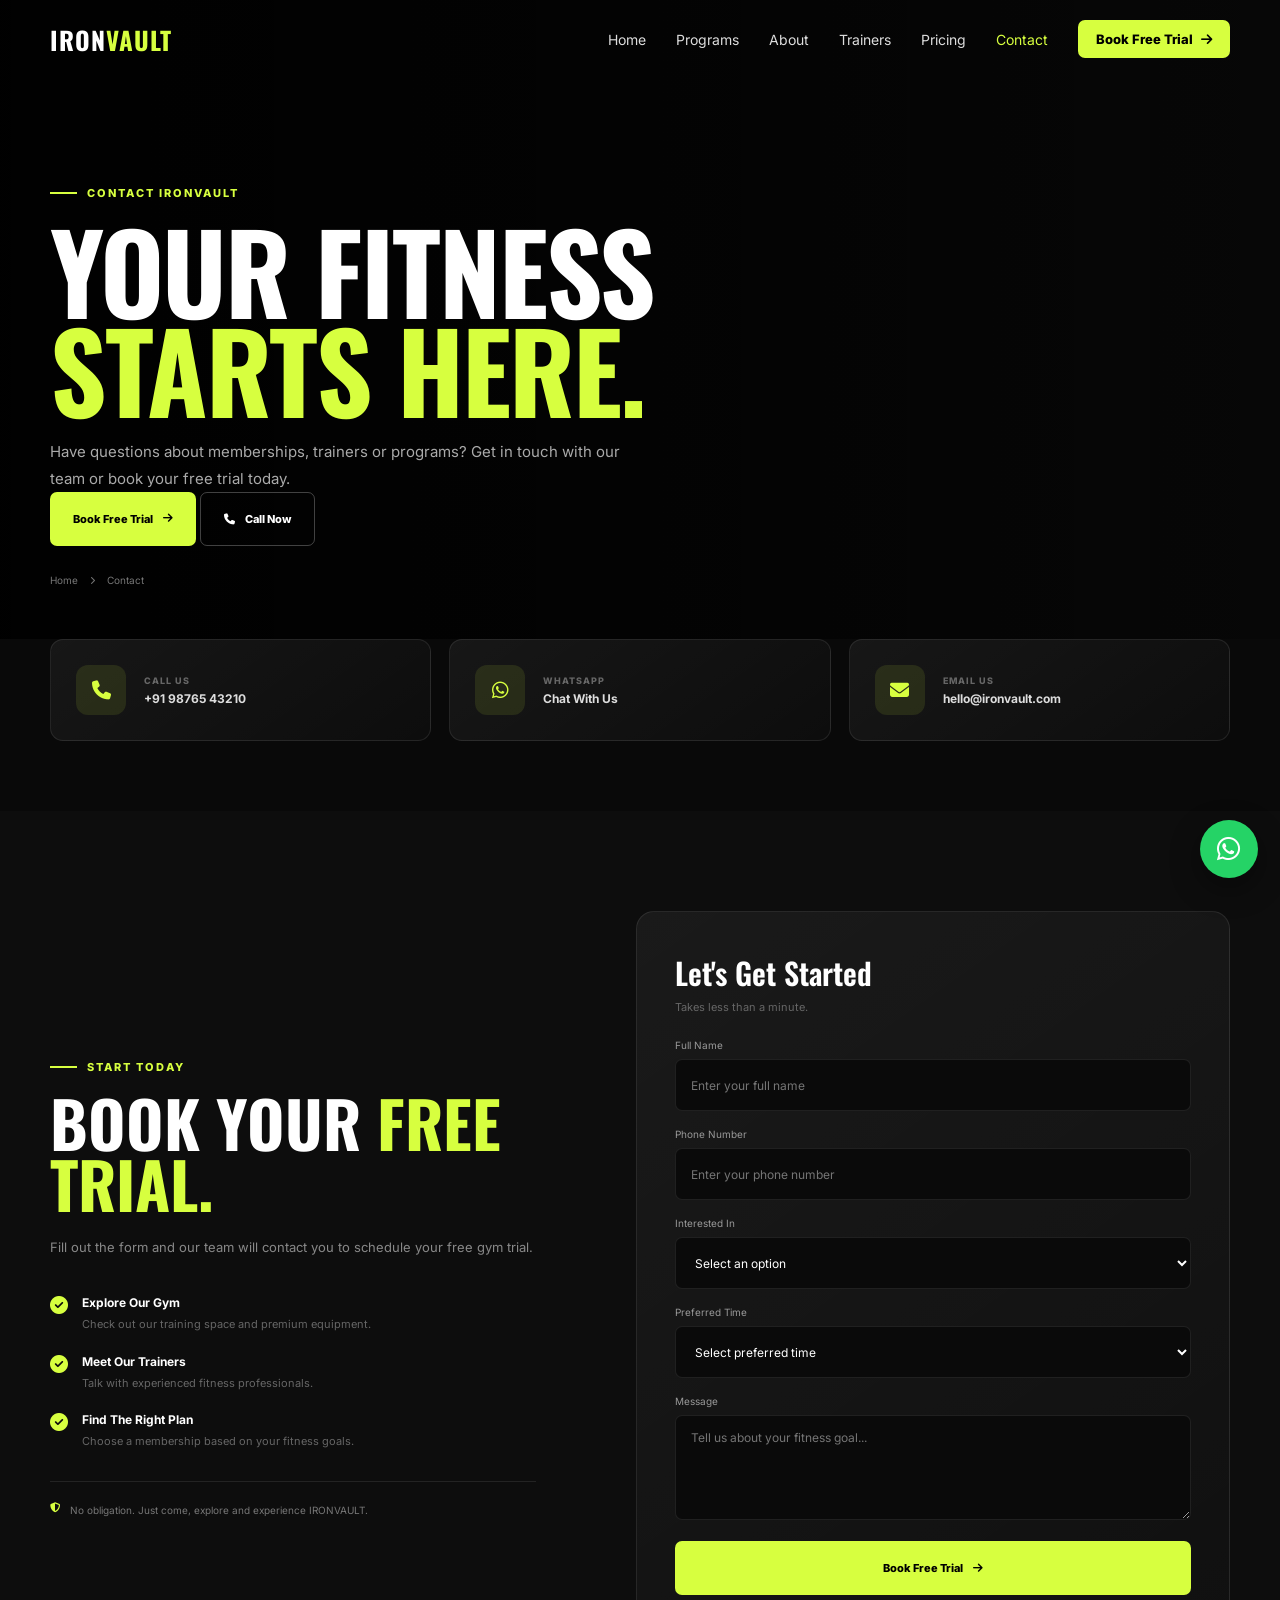
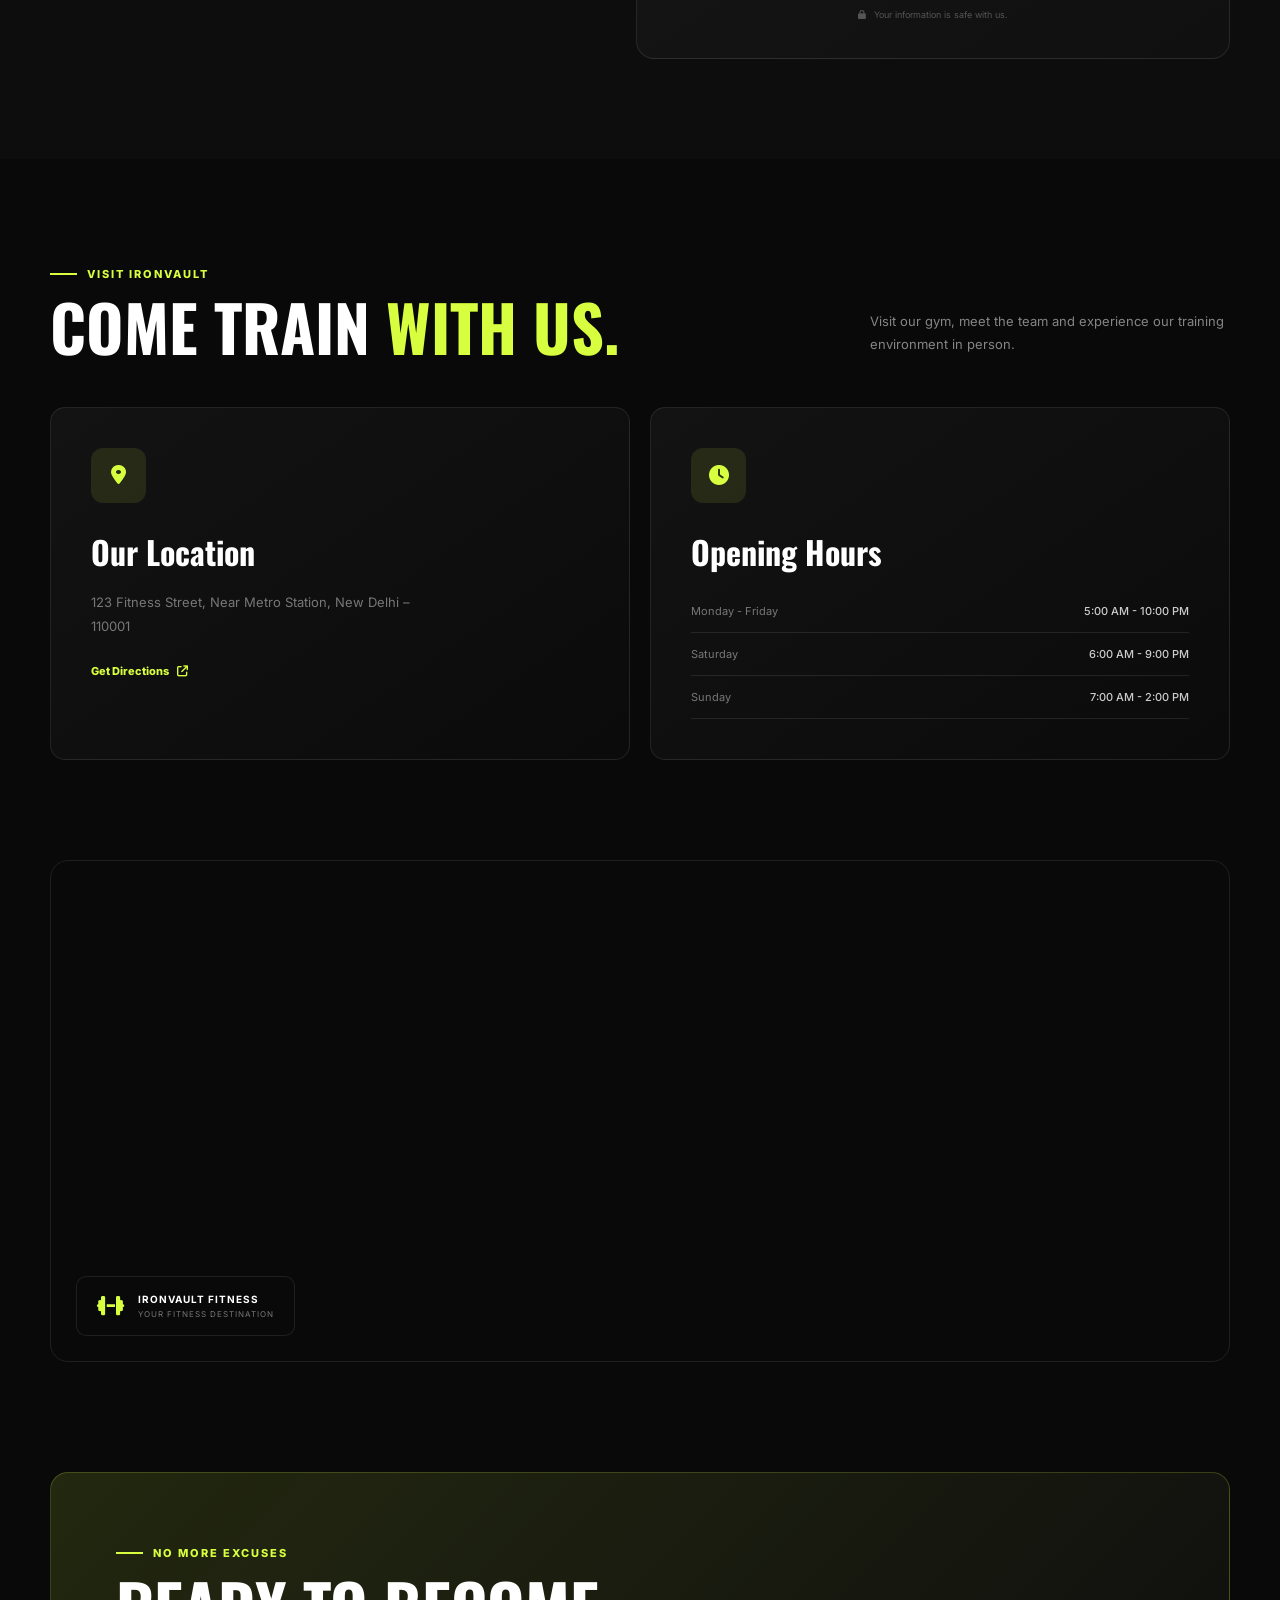
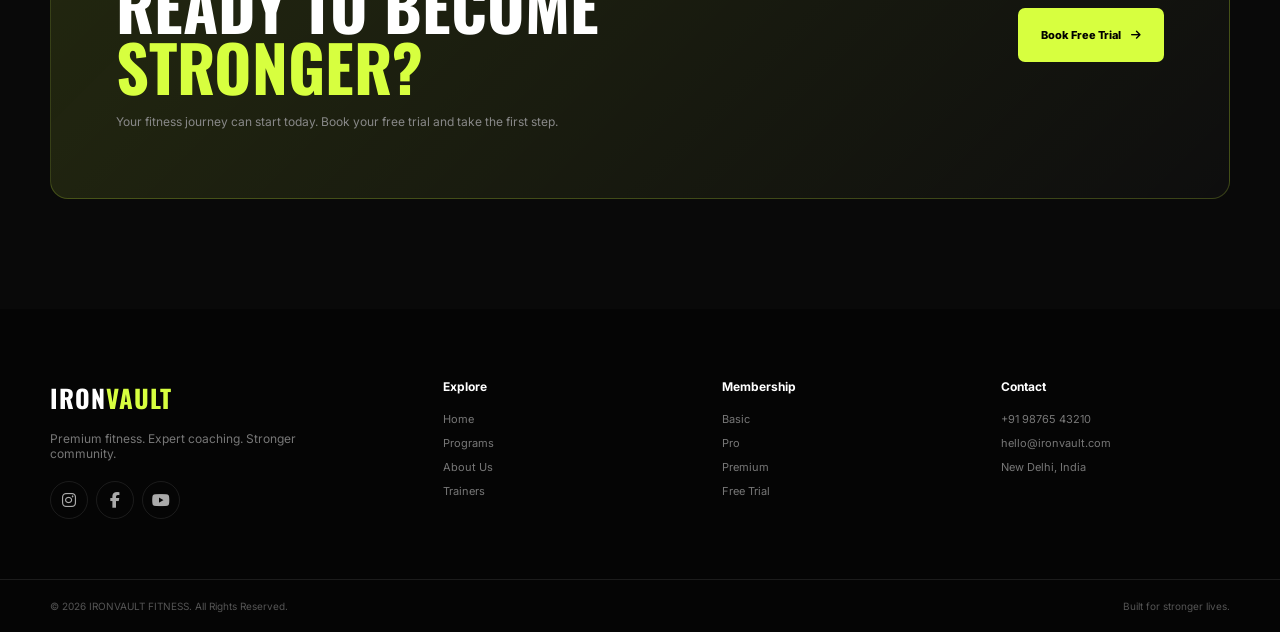
<file: contact.html>
<!DOCTYPE html>
<html lang="en">

<head>
    <meta charset="UTF-8">

    <meta name="viewport"
        content="width=device-width, initial-scale=1.0">

    <meta name="description"
        content="Contact IRONVAULT FITNESS and book your free gym trial. Get expert guidance, premium training and flexible membership options.">

    <title>Contact Us | IRONVAULT FITNESS</title>


    <!-- Google Fonts -->

    <link rel="preconnect"
        href="https://fonts.googleapis.com">

    <link rel="preconnect"
        href="https://fonts.gstatic.com"
        crossorigin>

    <link
        href="https://fonts.googleapis.com/css2?family=Inter:wght@400;500;600;700;800;900&family=Oswald:wght@400;500;600;700&display=swap"
        rel="stylesheet">


    <!-- Font Awesome -->

    <link rel="stylesheet"
        href="https://cdnjs.cloudflare.com/ajax/libs/font-awesome/6.5.2/css/all.min.css">


    <link rel="stylesheet"
        href="contact.css">

</head>


<body>


    <!-- ================= NAVBAR ================= -->

    <header class="navbar" id="navbar">
        
        <div class="container nav-container">

            <a href="index.html" class="logo">
                IRON<span>VAULT</span>
            </a>


            <nav class="nav-links"
                id="navLinks">

                <a href="index.html">
                    Home
                </a>

                <a href="programs.html">
                    Programs
                </a>

                <a href="about.html">
                    About
                </a>

                <a href="trainers.html">
                    Trainers
                </a>

                <a href="membership.html">
                    Pricing
                </a>

                <a href="contact.html"
                    class="active">
                    Contact
                </a>

                <a href="#trial"
                    class="nav-cta">

                    Book Free Trial

                    <i class="fa-solid fa-arrow-right"></i>

                </a>

            </nav>


            <button class="menu-btn"
                id="menuBtn"
                aria-label="Open Menu">

                <i class="fa-solid fa-bars"></i>

            </button>

        </div>

    </header>



    <main>


        <!-- ================= HERO ================= --> 

        <section class="page-hero">

            <div class="hero-overlay"></div>


            <div class="container hero-content reveal">

                <span class="section-label">
                    CONTACT IRONVAULT
                </span>


                <h1>
                    YOUR FITNESS
                    <span>STARTS HERE.</span>
                </h1>


                <p>
                    Have questions about memberships, trainers or
                    programs? Get in touch with our team or book
                    your free trial today.
                </p>


                <div class="membership.html">
                    
                    <a href="#trial"
                        class="btn primary-btn">

                        Book Free Trial

                        <i class="fa-solid fa-arrow-right"></i>

                    </a>


                    <a href="tel:+919876543210"
                        class="btn outline-btn">

                        <i class="fa-solid fa-phone"></i>

                        Call Now

                    </a>

                </div>


                <div class="breadcrumb">

                    <a href="index.html">
                        Home
                    </a>

                    <i class="fa-solid fa-chevron-right"></i>

                    <span>
                        Contact
                    </span>

                </div>

            </div>

        </section>



        <!-- ================= CONTACT INFO ================= -->

        <section class="contact-info-section">

            <div class="container">


                <div class="quick-contact-grid">


                    <!-- PHONE -->

                    <a href="tel:+919876543210"
                        class="quick-card reveal">

                        <div class="quick-icon">

                            <i class="fa-solid fa-phone"></i>

                        </div>


                        <div>

                            <span>
                                CALL US
                            </span>

                            <strong>
                                +91 98765 43210
                            </strong>

                        </div>

                    </a>



                    <!-- WHATSAPP -->

                    <a href="https://wa.me/919876543210"
                        target="_blank"
                        class="quick-card reveal">

                        <div class="quick-icon whatsapp-icon">

                            <i class="fa-brands fa-whatsapp"></i>

                        </div>


                        <div>

                            <span>
                                WHATSAPP
                            </span>

                            <strong>
                                Chat With Us
                            </strong>

                        </div>

                    </a>



                    <!-- EMAIL -->

                    <a href="mailto:hello@ironvault.com"
                        class="quick-card reveal">

                        <div class="quick-icon">

                            <i class="fa-solid fa-envelope"></i>

                        </div>


                        <div>

                            <span>
                                EMAIL US
                            </span>

                            <strong>
                                hello@ironvault.com
                            </strong>

                        </div>

                    </a>


                </div>

            </div>

        </section>



        <!-- ================= FORM + DETAILS ================= -->

        <section class="trial-section"
            id="trial">

            <div class="container trial-grid">


                <!-- LEFT SIDE -->

                <div class="trial-content reveal">

                    <span class="section-label">
                        START TODAY
                    </span>


                    <h2>
                        BOOK YOUR
                        <span>FREE TRIAL.</span>
                    </h2>


                    <p>
                        Fill out the form and our team will contact
                        you to schedule your free gym trial.
                    </p>


                    <div class="benefit-list">


                        <div class="benefit">

                            <div class="benefit-icon">

                                <i class="fa-solid fa-circle-check"></i>

                            </div>

                            <div>

                                <strong>
                                    Explore Our Gym
                                </strong>

                                <p>
                                    Check out our training space
                                    and premium equipment.
                                </p>

                            </div>

                        </div>



                        <div class="benefit">

                            <div class="benefit-icon">

                                <i class="fa-solid fa-circle-check"></i>

                            </div>

                            <div>

                                <strong>
                                    Meet Our Trainers
                                </strong>

                                <p>
                                    Talk with experienced fitness
                                    professionals.
                                </p>

                            </div>

                        </div>



                        <div class="benefit">

                            <div class="benefit-icon">

                                <i class="fa-solid fa-circle-check"></i>

                            </div>

                            <div>

                                <strong>
                                    Find The Right Plan
                                </strong>

                                <p>
                                    Choose a membership based on
                                    your fitness goals.
                                </p>

                            </div>

                        </div>


                    </div>


                    <div class="trial-note">

                        <i class="fa-solid fa-shield-halved"></i>

                        <span>
                            No obligation. Just come, explore and
                            experience IRONVAULT.
                        </span>

                    </div>

                </div>



                <!-- FORM -->

                <form class="trial-form reveal"
                    id="trialForm">


                    <div class="form-heading">

                        <h3>
                            Let's Get Started
                        </h3>

                        <p>
                            Takes less than a minute.
                        </p>

                    </div>


                    <!-- NAME -->

                    <div class="form-group">

                        <label for="name">
                            Full Name
                        </label>

                        <input
                            type="text"
                            id="name"
                            placeholder="Enter your full name"
                            required>

                    </div>



                    <!-- PHONE -->

                    <div class="form-group">

                        <label for="phone">
                            Phone Number
                        </label>

                        <input
                            type="tel"
                            id="phone"
                            placeholder="Enter your phone number"
                            required>

                    </div>



                    <!-- INTEREST -->

                    <div class="form-group">

                        <label for="interest">
                            Interested In
                        </label>

                        <select id="interest">

                            <option value="">
                                Select an option
                            </option>

                            <option>
                                Gym Membership
                            </option>

                            <option>
                                Personal Training
                            </option>

                            <option>
                                Weight Loss Program
                            </option>

                            <option>
                                Muscle Building
                            </option>

                            <option>
                                Strength Training
                            </option>

                            <option>
                                Cardio & Fitness
                            </option>

                            <option>
                                Yoga / Zumba
                            </option>

                        </select>

                    </div>



                    <!-- PREFERRED TIME -->

                    <div class="form-group">

                        <label for="time">
                            Preferred Time
                        </label>

                        <select id="time">

                            <option value="">
                                Select preferred time
                            </option>

                            <option>
                                Morning (5 AM - 9 AM)
                            </option>

                            <option>
                                Morning (9 AM - 12 PM)
                            </option>

                            <option>
                                Afternoon (12 PM - 5 PM)
                            </option>

                            <option>
                                Evening (5 PM - 9 PM)
                            </option>

                        </select>

                    </div>



                    <!-- MESSAGE -->

                    <div class="form-group">

                        <label for="message">
                            Message
                        </label>

                        <textarea
                            id="message"
                            rows="4"
                            placeholder="Tell us about your fitness goal..."></textarea>

                    </div>



                    <button type="submit"
                        class="btn primary-btn submit-btn">

                        Book Free Trial

                        <i class="fa-solid fa-arrow-right"></i>

                    </button>


                    <p class="privacy-note">

                        <i class="fa-solid fa-lock"></i>

                        Your information is safe with us.

                    </p>


                </form>

            </div>

        </section>



        <!-- ================= LOCATION + HOURS ================= -->

        <section class="location-section">

            <div class="container">


                <div class="section-heading reveal">

                    <div>

                        <span class="section-label">
                            VISIT IRONVAULT
                        </span>

                        <h2>
                            COME TRAIN
                            <span>WITH US.</span>
                        </h2>

                    </div>


                    <p>
                        Visit our gym, meet the team and experience
                        our training environment in person.
                    </p>

                </div>



                <div class="location-grid">


                    <!-- ADDRESS -->

                    <div class="location-card reveal">

                        <div class="location-icon">

                            <i class="fa-solid fa-location-dot"></i>

                        </div>


                        <h3>
                            Our Location
                        </h3>


                        <p>
                            123 Fitness Street,
                            Near Metro Station,
                            New Delhi – 110001
                        </p>


                        <a href="https://www.google.com/maps"
                            target="_blank"
                            class="text-link">

                            Get Directions

                            <i class="fa-solid fa-arrow-up-right-from-square"></i>

                        </a>

                    </div>



                    <!-- HOURS -->

                    <div class="location-card hours-card reveal">

                        <div class="location-icon">

                            <i class="fa-solid fa-clock"></i>

                        </div>


                        <h3>
                            Opening Hours
                        </h3>


                        <div class="hours-list">

                            <div>

                                <span>
                                    Monday - Friday
                                </span>

                                <strong>
                                    5:00 AM - 10:00 PM
                                </strong>

                            </div>


                            <div>

                                <span>
                                    Saturday
                                </span>

                                <strong>
                                    6:00 AM - 9:00 PM
                                </strong>

                            </div>


                            <div>

                                <span>
                                    Sunday
                                </span>

                                <strong>
                                    7:00 AM - 2:00 PM
                                </strong>

                            </div>

                        </div>

                    </div>


                </div>

            </div>

        </section>



        <!-- ================= GOOGLE MAP ================= -->

        <section class="map-section">

            <div class="container">

                <div class="map-wrapper reveal">

                    <iframe
                        src="https://www.google.com/maps?q=New%20Delhi&output=embed"
                        width="100%"
                        height="500"
                        style="border:0;"
                        allowfullscreen=""
                        loading="lazy"
                        referrerpolicy="no-referrer-when-downgrade">

                    </iframe>


                    <div class="map-badge">

                        <i class="fa-solid fa-dumbbell"></i>

                        <div>

                            <strong>
                                IRONVAULT FITNESS
                            </strong>

                            <span>
                                YOUR FITNESS DESTINATION
                            </span>

                        </div>

                    </div>

                </div>

            </div>

        </section>



        <!-- ================= FINAL CTA ================= -->

        <section class="final-cta">

            <div class="container">

                <div class="cta-box reveal">


                    <div>

                        <span class="section-label">
                            NO MORE EXCUSES
                        </span>


                        <h2>
                            READY TO BECOME
                            <span>STRONGER?</span>
                        </h2>


                        <p>
                            Your fitness journey can start today.
                            Book your free trial and take the
                            first step.
                        </p>

                    </div>


                    <a href="members.html"
                        class="btn primary-btn">

                        Book Free Trial

                        <i class="fa-solid fa-arrow-right"></i>

                    </a>


                </div>

            </div>

        </section>


    </main>



    <!-- ================= FOOTER ================= -->

    <footer>

        <div class="container footer-grid">


            <div class="footer-brand">

                <a href="index.html"
                    class="logo">

                    IRON<span>VAULT</span>

                </a>


                <p>
                    Premium fitness. Expert coaching.
                    Stronger community.
                </p>


                <div class="social-links">

                    <a href="#">

                        <i class="fa-brands fa-instagram"></i>

                    </a>


                    <a href="#">

                        <i class="fa-brands fa-facebook-f"></i>

                    </a>


                    <a href="#">

                        <i class="fa-brands fa-youtube"></i>

                    </a>

                </div>

            </div>



            <div class="footer-column">

                <h4>
                    Explore
                </h4>

                <a href="index.html">
                    Home
                </a>

                <a href="programs.html">
                    Programs
                </a>

                <a href="about.html">
                    About Us
                </a>

                <a href="trainers.html">
                    Trainers
                </a>

            </div>



            <div class="footer-column">

                <h4>
                    Membership
                </h4>

                <a href="membership.html">
                    Basic
                </a>

                <a href="membership.html">
                    Pro
                </a>

                <a href="membership.html">
                    Premium
                </a>

                <a href="membership.html">
                    Free Trial
                </a>

            </div>

            

            <div class="footer-column">

                <h4>
                    Contact
                </h4>

                <a href="tel:+919876543210">
                    +91 98765 43210
                </a>

                <a href="mailto:hello@ironvault.com">
                    hello@ironvault.com
                </a>

                <span>
                    New Delhi, India
                </span>

            </div>


        </div>



        <div class="footer-bottom">

            <div class="container">

                <p>
                    © 2026 IRONVAULT FITNESS.
                    All Rights Reserved.
                </p>

                <p>
                    Built for stronger lives.
                </p>

            </div>

        </div>

    </footer>



    <!-- ================= STICKY WHATSAPP ================= -->

    <a href="https://wa.me/919876543210?text=Hi%20IRONVAULT,%20I%20want%20to%20book%20a%20free%20trial."
        target="_blank"
        class="whatsapp-btn"
        aria-label="Chat on WhatsApp">

        <i class="fa-brands fa-whatsapp"></i>

    </a>


    <script src="contact.js"></script>

</body>

</html>
</file>
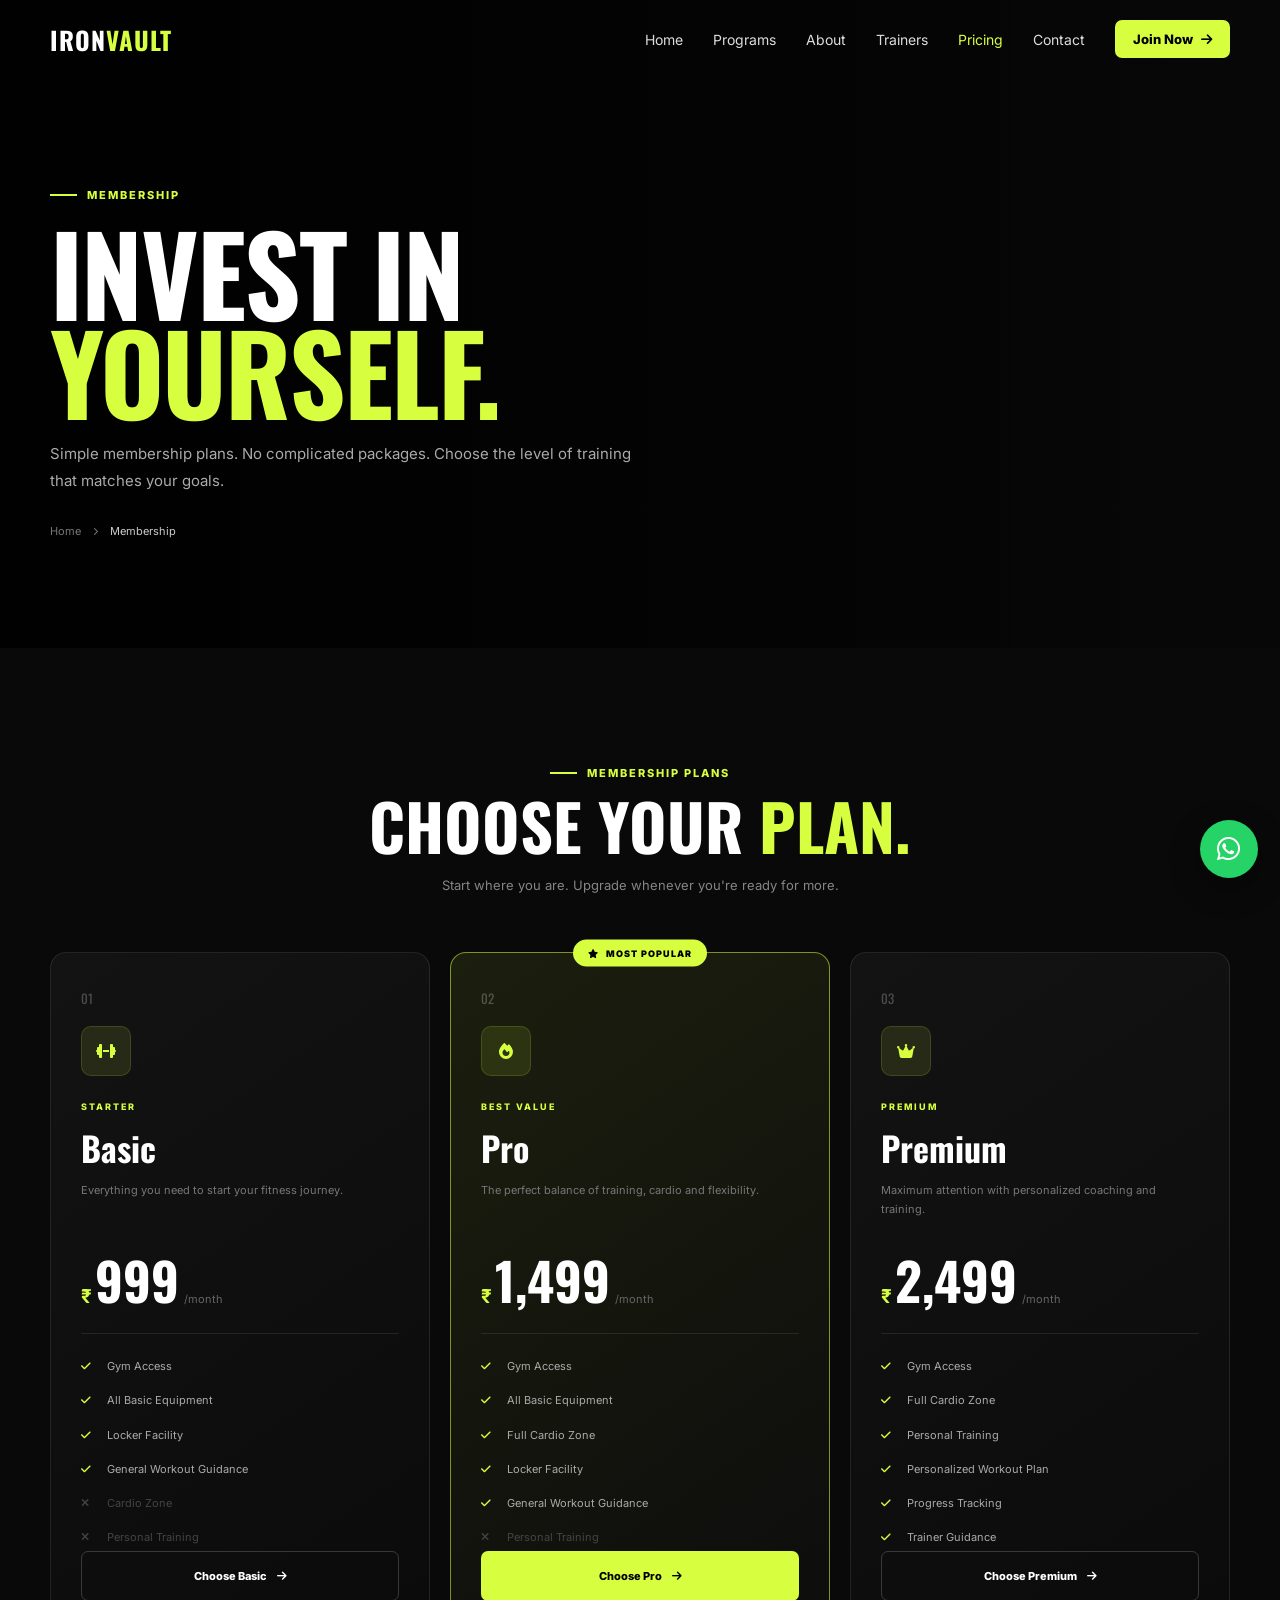
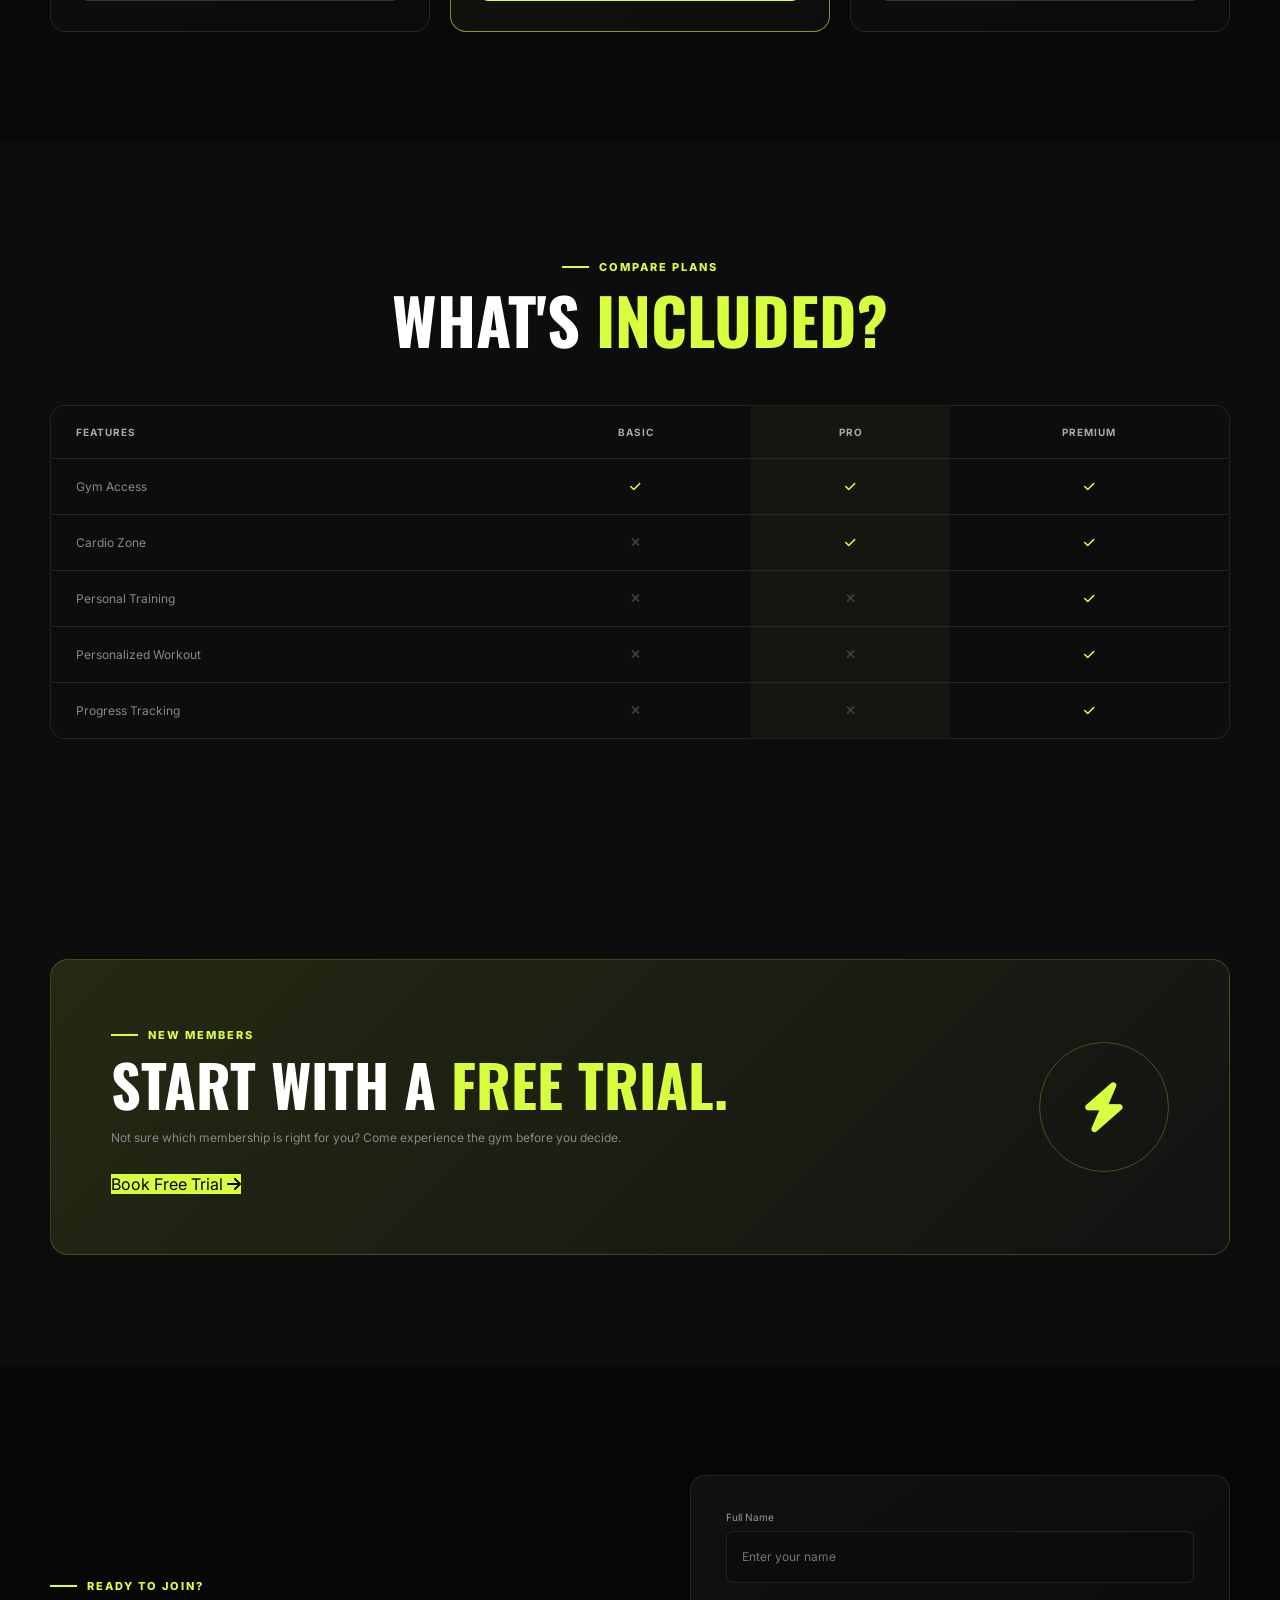
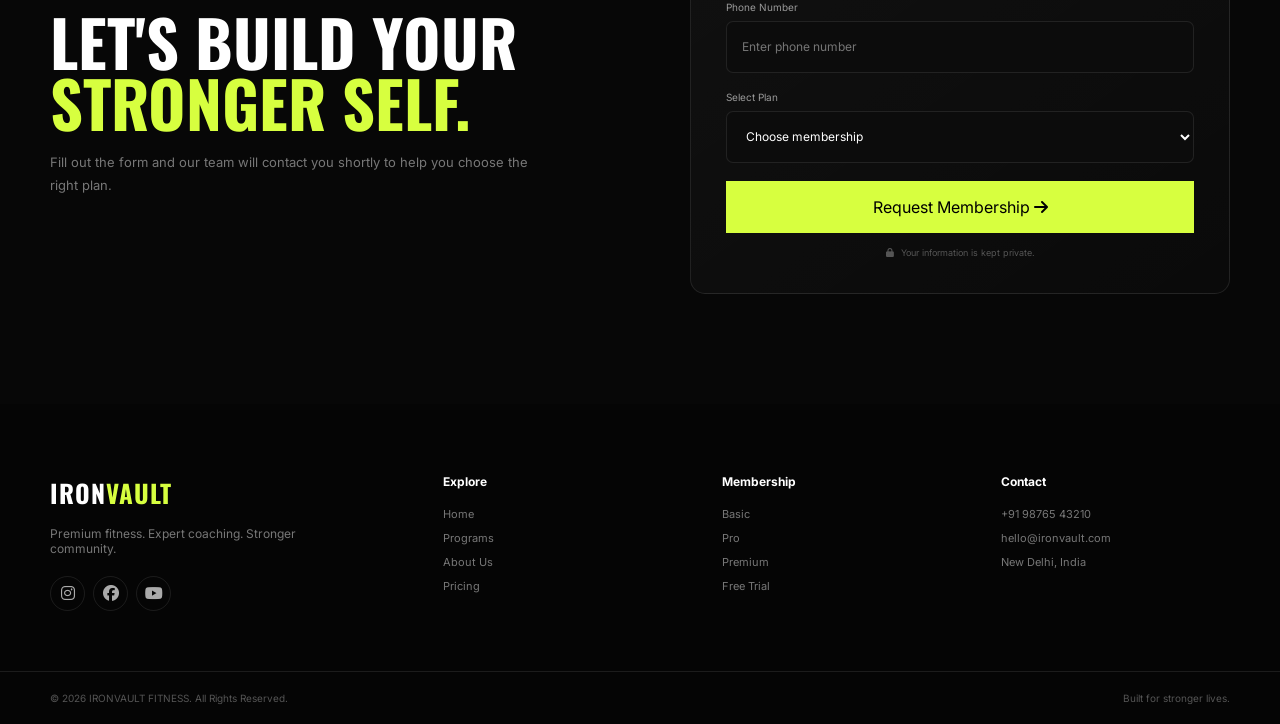
<file: membership.html>
<!DOCTYPE html>
<html lang="en">

<head>
    <meta charset="UTF-8">
    <meta name="viewport" content="width=device-width, initial-scale=1.0">

    <meta name="description"
        content="Choose your IRONVAULT FITNESS membership plan. Basic, Pro and Premium gym memberships designed for every fitness goal.">

    <title>Membership & Pricing | IRONVAULT FITNESS</title>

    <link rel="preconnect" href="https://fonts.googleapis.com">
    <link rel="preconnect" href="https://fonts.gstatic.com" crossorigin>

    <link
        href="https://fonts.googleapis.com/css2?family=Inter:wght@400;500;600;700;800;900&family=Oswald:wght@400;500;600;700&display=swap"
        rel="stylesheet">

    <link
        rel="stylesheet"
        href="https://cdnjs.cloudflare.com/ajax/libs/font-awesome/6.5.2/css/all.min.css">

    <link rel="stylesheet" href="membership.css">
</head>

<body>

    <!-- ================= NAVBAR ================= -->

    <header class="navbar" id="navbar">

        <div class="container nav-container">

            <a href="index.html" class="logo">
                IRON<span>VAULT</span>
            </a>

            <nav class="nav-links" id="navLinks">

                <a href="index.html">Home</a>

                <a href="programs.html">
                    Programs
                </a>

                <a href="about.html">
                    About
                </a>

                <a href="trainers.html">
                    Trainers
                </a>

                <a href="membership.html" class="active">
                    Pricing
                </a>

                <a href="contact.html">
                    Contact
                </a>

                <a href="#plans" class="nav-cta">
                    Join Now
                    <i class="fa-solid fa-arrow-right"></i>
                </a>

            </nav>

            <button class="menu-btn" id="menuBtn" aria-label="Open menu">
                <i class="fa-solid fa-bars"></i>
            </button>

        </div>

    </header>


    <main>

        <!-- ================= HERO ================= -->

        <section class="page-hero">

            <div class="hero-overlay"></div>

            <div class="container hero-content reveal">

                <span class="section-label">
                    MEMBERSHIP
                </span>

                <h1>
                    INVEST IN
                    <span>YOURSELF.</span>
                </h1>

                <p>
                    Simple membership plans. No complicated packages.
                    Choose the level of training that matches your goals.
                </p>

                <div class="breadcrumb">

                    <a href="index.html">Home</a>

                    <i class="fa-solid fa-chevron-right"></i>

                    <span>Membership</span>

                </div>

            </div>

        </section>


        <!-- ================= PRICING ================= -->

        <section class="pricing section" id="plans">

            <div class="container">

                <div class="section-heading centered reveal">

                    <span class="section-label">
                        MEMBERSHIP PLANS
                    </span>

                    <h2>
                        CHOOSE YOUR
                        <span>PLAN.</span>
                    </h2>

                    <p>
                        Start where you are. Upgrade whenever
                        you're ready for more.
                    </p>

                </div>


                <div class="pricing-grid">


                    <!-- ================= BASIC ================= -->

                    <article class="price-card reveal">

                        <div class="price-top">

                            <span class="plan-number">
                                01
                            </span>

                            <div class="plan-icon">
                                <i class="fa-solid fa-dumbbell"></i>
                            </div>

                            <span class="plan-label">
                                STARTER
                            </span>

                            <h3>
                                Basic
                            </h3>

                            <p>
                                Everything you need to
                                start your fitness journey.
                            </p>

                        </div>


                        <div class="price">

                            <span class="currency">
                                ₹
                            </span>

                            <strong>
                                999
                            </strong>

                            <span class="period">
                                /month
                            </span>

                        </div>


                        <div class="divider"></div>


                        <ul class="features">

                            <li class="included">
                                <i class="fa-solid fa-check"></i>
                                Gym Access
                            </li>

                            <li class="included">
                                <i class="fa-solid fa-check"></i>
                                All Basic Equipment
                            </li>

                            <li class="included">
                                <i class="fa-solid fa-check"></i>
                                Locker Facility
                            </li>

                            <li class="included">
                                <i class="fa-solid fa-check"></i>
                                General Workout Guidance
                            </li>

                            <li class="disabled">
                                <i class="fa-solid fa-xmark"></i>
                                Cardio Zone
                            </li>

                            <li class="disabled">
                                <i class="fa-solid fa-xmark"></i>
                                Personal Training
                            </li>

                        </ul>


                        <a href="contact.html"
                            class="price-btn outline-btn"
                            data-plan="Basic Membership">

                            Choose Basic

                            <i class="fa-solid fa-arrow-right"></i>

                        </a>

                    </article>



                    <!-- ================= PRO ================= -->

                    <article class="price-card popular reveal">

                        <div class="popular-badge">

                            <i class="fa-solid fa-star"></i>

                            MOST POPULAR

                        </div>


                        <div class="price-top">

                            <span class="plan-number">
                                02
                            </span>

                            <div class="plan-icon">
                                <i class="fa-solid fa-fire"></i>
                            </div>

                            <span class="plan-label">
                                BEST VALUE
                            </span>

                            <h3>
                                Pro
                            </h3>

                            <p>
                                The perfect balance of training,
                                cardio and flexibility.
                            </p>

                        </div>


                        <div class="price">

                            <span class="currency">
                                ₹
                            </span>

                            <strong>
                                1,499
                            </strong>

                            <span class="period">
                                /month
                            </span>

                        </div>


                        <div class="divider"></div>


                        <ul class="features">

                            <li class="included">
                                <i class="fa-solid fa-check"></i>
                                Gym Access
                            </li>

                            <li class="included">
                                <i class="fa-solid fa-check"></i>
                                All Basic Equipment
                            </li>

                            <li class="included">
                                <i class="fa-solid fa-check"></i>
                                Full Cardio Zone
                            </li>

                            <li class="included">
                                <i class="fa-solid fa-check"></i>
                                Locker Facility
                            </li>

                            <li class="included">
                                <i class="fa-solid fa-check"></i>
                                General Workout Guidance
                            </li>

                            <li class="disabled">
                                <i class="fa-solid fa-xmark"></i>
                                Personal Training
                            </li>

                        </ul>


                        <a href="contact.html"
                            class="price-btn primary-btn"
                            data-plan="Pro Membership">

                            Choose Pro

                            <i class="fa-solid fa-arrow-right"></i>

                        </a>

                    </article>



                    <!-- ================= PREMIUM ================= -->

                    <article class="price-card reveal">

                        <div class="price-top">

                            <span class="plan-number">
                                03
                            </span>

                            <div class="plan-icon">
                                <i class="fa-solid fa-crown"></i>
                            </div>

                            <span class="plan-label">
                                PREMIUM
                            </span>

                            <h3>
                                Premium
                            </h3>

                            <p>
                                Maximum attention with personalized
                                coaching and training.
                            </p>

                        </div>


                        <div class="price">

                            <span class="currency">
                                ₹
                            </span>

                            <strong>
                                2,499
                            </strong>

                            <span class="period">
                                /month
                            </span>

                        </div>


                        <div class="divider"></div>


                        <ul class="features">

                            <li class="included">
                                <i class="fa-solid fa-check"></i>
                                Gym Access
                            </li>

                            <li class="included">
                                <i class="fa-solid fa-check"></i>
                                Full Cardio Zone
                            </li>

                            <li class="included">
                                <i class="fa-solid fa-check"></i>
                                Personal Training
                            </li>

                            <li class="included">
                                <i class="fa-solid fa-check"></i>
                                Personalized Workout Plan
                            </li>

                            <li class="included">
                                <i class="fa-solid fa-check"></i>
                                Progress Tracking
                            </li>

                            <li class="included">
                                <i class="fa-solid fa-check"></i>
                                Trainer Guidance
                            </li>

                        </ul>


                        <a href="contact.html"
                            class="price-btn outline-btn"
                            data-plan="Premium Membership">

                            Choose Premium

                            <i class="fa-solid fa-arrow-right"></i>

                        </a>

                    </article>

                </div>

            </div>

        </section>


        <!-- ================= COMPARISON ================= -->

        <section class="comparison section">

            <div class="container">

                <div class="section-heading centered reveal">

                    <span class="section-label">
                        COMPARE PLANS
                    </span>

                    <h2>
                        WHAT'S
                        <span>INCLUDED?</span>
                    </h2>

                </div>


                <div class="table-wrapper reveal">

                    <table>

                        <thead>

                            <tr>

                                <th>
                                    Features
                                </th>

                                <th>
                                    Basic
                                </th>

                                <th class="highlight">
                                    Pro
                                </th>

                                <th>
                                    Premium
                                </th>

                            </tr>

                        </thead>

                        <tbody>

                            <tr>

                                <td>
                                    Gym Access
                                </td>

                                <td>
                                    <i class="fa-solid fa-check"></i>
                                </td>

                                <td class="highlight">
                                    <i class="fa-solid fa-check"></i>
                                </td>

                                <td>
                                    <i class="fa-solid fa-check"></i>
                                </td>

                            </tr>


                            <tr>

                                <td>
                                    Cardio Zone
                                </td>

                                <td>
                                    <i class="fa-solid fa-xmark no"></i>
                                </td>

                                <td class="highlight">
                                    <i class="fa-solid fa-check"></i>
                                </td>

                                <td>
                                    <i class="fa-solid fa-check"></i>
                                </td>

                            </tr>


                            <tr>

                                <td>
                                    Personal Training
                                </td>

                                <td>
                                    <i class="fa-solid fa-xmark no"></i>
                                </td>

                                <td class="highlight">
                                    <i class="fa-solid fa-xmark no"></i>
                                </td>

                                <td>
                                    <i class="fa-solid fa-check"></i>
                                </td>

                            </tr>


                            <tr>

                                <td>
                                    Personalized Workout
                                </td>

                                <td>
                                    <i class="fa-solid fa-xmark no"></i>
                                </td>

                                <td class="highlight">
                                    <i class="fa-solid fa-xmark no"></i>
                                </td>

                                <td>
                                    <i class="fa-solid fa-check"></i>
                                </td>

                            </tr>


                            <tr>

                                <td>
                                    Progress Tracking
                                </td>

                                <td>
                                    <i class="fa-solid fa-xmark no"></i>
                                </td>

                                <td class="highlight">
                                    <i class="fa-solid fa-xmark no"></i>
                                </td>

                                <td>
                                    <i class="fa-solid fa-check"></i>
                                </td>

                            </tr>

                        </tbody>

                    </table>

                </div>

            </div>

        </section>


        <!-- ================= OFFER ================= -->

        <section class="offer section">

            <div class="container">

                <div class="offer-box reveal">

                    <div class="offer-content">

                        <span class="section-label">
                            NEW MEMBERS
                        </span>

                        <h2>
                            START WITH A
                            <span>FREE TRIAL.</span>
                        </h2>

                        <p>
                            Not sure which membership is right for you?
                            Come experience the gym before you decide.
                        </p>

                        <a href="contact.html"
                            class="btn primary-btn">

                            Book Free Trial

                            <i class="fa-solid fa-arrow-right"></i>

                        </a>

                    </div>


                    <div class="offer-icon">

                        <i class="fa-solid fa-bolt"></i>

                    </div>

                </div>

            </div>

        </section>


        <!-- ================= CONTACT CTA ================= -->

        <section class="contact-section" id="contact">

            <div class="container contact-grid">

                <div class="contact-info reveal">

                    <span class="section-label">
                        READY TO JOIN?
                    </span>

                    <h2>
                        LET'S BUILD YOUR
                        <span>STRONGER SELF.</span>
                    </h2>

                    <p>
                        Fill out the form and our team will contact
                        you shortly to help you choose the right plan.
                    </p>

                </div>


                <form class="membership-form reveal" id="membershipForm">

                    <div class="form-group">

                        <label for="name">
                            Full Name
                        </label>

                        <input
                            type="text"
                            id="name"
                            placeholder="Enter your name"
                            required>

                    </div>


                    <div class="form-group">

                        <label for="phone">
                            Phone Number
                        </label>

                        <input
                            type="tel"
                            id="phone"
                            placeholder="Enter phone number"
                            required>

                    </div>


                    <div class="form-group">

                        <label for="plan">
                            Select Plan
                        </label>

                        <select id="plan" required>

                            <option value="">
                                Choose membership
                            </option>

                            <option value="Basic Membership">
                                Basic — ₹999/month
                            </option>

                            <option value="Pro Membership">
                                Pro — ₹1,499/month
                            </option>

                            <option value="Premium Membership">
                                Premium — ₹2,499/month
                            </option>

                            <option value="Free Trial">
                                Free Trial
                            </option>

                        </select>

                    </div>


                    <button type="submit"
                        class="btn primary-btn submit-btn">

                        Request Membership

                        <i class="fa-solid fa-arrow-right"></i>

                    </button>

                    <p class="form-note">
                        <i class="fa-solid fa-lock"></i>
                        Your information is kept private.
                    </p>

                </form>

            </div>

        </section>

    </main>


    <!-- ================= FOOTER ================= -->

    <footer>

        <div class="container footer-grid">

            <div class="footer-brand">

                <a href="index.html" class="logo">
                    IRON<span>VAULT</span>
                </a>

                <p>
                    Premium fitness. Expert coaching.
                    Stronger community.
                </p>

                <div class="social-links">

                    <a href="#">
                        <i class="fa-brands fa-instagram"></i>
                    </a>

                    <a href="#">
                        <i class="fa-brands fa-facebook"></i>
                    </a>

                    <a href="#">
                        <i class="fa-brands fa-youtube"></i>
                    </a>
                    
                </div>

            </div>


            <div class="footer-column">

                <h4>
                    Explore
                </h4>

                <a href="index.html">
                    Home
                </a>

                <a href="programs.html">
                    Programs
                </a>

                <a href="about.html">
                    About Us
                </a>

                <a href="membership.html">
                    Pricing
                </a>

            </div>


            <div class="footer-column">

                <h4>
                    Membership
                </h4>

                <a href="#plans">
                    Basic
                </a>

                <a href="#plans">
                    Pro
                </a>

                <a href="#plans">
                    Premium
                </a>

                <a href="#contact">
                    Free Trial
                </a>

            </div>


            <div class="footer-column">

                <h4>
                    Contact
                </h4>

                <a href="tel:+919876543210">
                    +91 98765 43210
                </a>

                <a href="mailto:hello@ironvault.com">
                    hello@ironvault.com
                </a>

                <span>
                    New Delhi, India
                </span>

            </div>

        </div>


        <div class="footer-bottom">

            <div class="container">

                <p>
                    © 2026 IRONVAULT FITNESS. All Rights Reserved.
                </p>

                <p>
                    Built for stronger lives.
                </p>

            </div>

        </div>

    </footer>


    <!-- ================= WHATSAPP ================= -->

    <a
        href="https://wa.me/919876543210?text=Hi%20IRONVAULT,%20I%20want%20to%20join%20the%20gym."
        target="_blank"
        class="whatsapp-btn"
        aria-label="Chat on WhatsApp">

        <i class="fa-brands fa-whatsapp"></i>

    </a>


    <script src="membership.js"></script>

</body>

</html>
</file>
<file: contact.css>
:root {
    --bg: #090909;
    --bg-2: #0d0d0d;
    --card: #151515;

    --text: #ffffff;
    --muted: #858585;

    --accent: #d7ff3f;

    --border: rgba(255, 255, 255, .09);

    --container: 1180px;
    --transition: .35s ease;
}


/* ================= RESET ================= */

* {
    margin: 0;
    padding: 0;
    box-sizing: border-box;
}

html {
    scroll-behavior: smooth;
}

body {
    background: var(--bg);
    color: var(--text);

    font-family: "Inter", sans-serif;

    overflow-x: hidden;
}

a {
    color: inherit;
    text-decoration: none;
}

button,
input,
select,
textarea {
    font: inherit;
}

.container {
    width: min(100% - 40px, var(--container));
    margin-inline: auto;
}


/* ================= NAVBAR ================= */

.navbar {
    position: fixed;

    top: 0;
    left: 0;

    width: 100%;
    z-index: 1000;

    padding: 20px 0;

    transition: var(--transition);
}

.navbar.scrolled {
    padding: 13px 0;

    background: rgba(8, 8, 8, .95);

    border-bottom: 1px solid var(--border);

    backdrop-filter: blur(18px);
}

.nav-container {
    display: flex;
    align-items: center;
    justify-content: space-between;
}

.logo {
    font-family: "Oswald", sans-serif;

    font-size: 25px;
    font-weight: 700;

    letter-spacing: 1px;
}

.logo span {
    color: var(--accent);
}

.nav-links {
    display: flex;
    align-items: center;

    gap: 30px;
}

.nav-links > a:not(.nav-cta) {
    color: #ddd;

    font-size: 14px;

    transition: var(--transition);
}

.nav-links > a:not(.nav-cta):hover,
.nav-links > a.active {
    color: var(--accent);
}

.nav-cta {
    display: flex;
    align-items: center;

    gap: 8px;

    padding: 11px 18px;

    background: var(--accent);

    color: #000;

    border-radius: 7px;

    font-size: 13px;
    font-weight: 800;

    transition: var(--transition);
}

.nav-cta:hover {
    background: #fff;

    transform: translateY(-2px);
}

.menu-btn {
    display: none;

    border: 0;
    background: transparent;

    color: #fff;

    font-size: 22px;

    cursor: pointer;
}


/* ================= COMMON ================= */

.section-label {
    display: inline-flex;
    align-items: center;

    gap: 10px;

    color: var(--accent);

    font-size: 11px;
    font-weight: 800;

    letter-spacing: 2px;
}

.section-label::before {
    content: "";

    width: 27px;
    height: 2px;

    background: var(--accent);
}

.section-heading {
    display: flex;
    align-items: flex-end;
    justify-content: space-between;

    gap: 40px;

    margin-bottom: 50px;
}

.section-heading h2 {
    margin-top: 15px;

    font-family: "Oswald", sans-serif;

    font-size: clamp(42px, 5vw, 65px);

    line-height: .95;
}

.section-heading h2 span,
.trial-content h2 span,
.cta-box h2 span {
    color: var(--accent);
}

.section-heading > p {
    max-width: 360px;

    color: var(--muted);

    font-size: 13px;

    line-height: 1.8;
}


/* ================= BUTTONS ================= */

.btn {
    display: inline-flex;
    align-items: center;
    justify-content: center;

    gap: 10px;

    min-height: 54px;

    padding: 0 23px;

    border-radius: 7px;

    font-size: 11px;
    font-weight: 800;

    transition: var(--transition);
}

.primary-btn {
    background: var(--accent);
    color: #000;
}

.primary-btn:hover {
    background: #fff;

    transform: translateY(-3px);
}

.outline-btn {
    border: 1px solid rgba(255, 255, 255, .25);

    color: #fff;
}

.outline-btn:hover {
    border-color: var(--accent);

    color: var(--accent);
}


/* ================= HERO ================= */

.page-hero {
    position: relative;

    min-height: 76vh;

    display: flex;
    align-items: center;

    overflow: hidden;
}

.hero-overlay {
    position: absolute;
    inset: 0;

    background:
        linear-gradient(
            90deg,
            rgba(0,0,0,.95),
            rgba(0,0,0,.68),
            rgba(0,0,0,.25)
        ),
        url("https://images.unsplash.com/photo-1534438327276-14e5300c3a48?auto=format&fit=crop&w=1800&q=85")
        center / cover no-repeat;
}

.hero-content {
    position: relative;
    z-index: 2;

    padding-top: 80px;
}

.page-hero h1 {
    max-width: 950px;

    margin: 20px 0;

    font-family: "Oswald", sans-serif;

    font-size: clamp(58px, 9vw, 110px);

    line-height: .9;

    letter-spacing: -2px;
}

.page-hero h1 span {
    color: var(--accent);
}

.page-hero p {
    max-width: 580px;

    color: #aaa;

    font-size: 15px;

    line-height: 1.8;
}

.hero-buttons {
    display: flex;

    flex-wrap: wrap;

    gap: 12px;

    margin-top: 30px;
}

.breadcrumb {
    display: flex;
    align-items: center;

    gap: 12px;

    margin-top: 28px;

    color: #777;

    font-size: 10px;
}

.breadcrumb a:hover {
    color: var(--accent);
}

.breadcrumb i {
    font-size: 8px;
}


/* ================= QUICK CONTACT ================= */

.contact-info-section {
    position: relative;

    z-index: 5;

    padding: 0 0 70px;

    background: var(--bg);
}

.quick-contact-grid {
    display: grid;

    grid-template-columns: repeat(3, 1fr);

    gap: 18px;

    margin-top: -45px;
}

.quick-card {
    display: flex;
    align-items: center;

    gap: 18px;

    padding: 25px;

    background:
        linear-gradient(
            145deg,
            rgba(255,255,255,.06),
            rgba(255,255,255,.02)
        );

    border: 1px solid var(--border);

    border-radius: 13px;

    transition: var(--transition);
}

.quick-card:hover {
    transform: translateY(-6px);

    border-color: rgba(215,255,63,.35);
}

.quick-icon {
    width: 50px;
    height: 50px;

    flex-shrink: 0;

    display: grid;
    place-items: center;

    background: rgba(215,255,63,.1);

    color: var(--accent);

    border-radius: 12px;

    font-size: 19px;
}

.quick-card span,
.quick-card strong {
    display: block;
}

.quick-card span {
    margin-bottom: 5px;

    color: #666;

    font-size: 9px;

    font-weight: 800;

    letter-spacing: 1px;
}

.quick-card strong {
    color: #ddd;

    font-size: 12px;
}


/* ================= TRIAL SECTION ================= */

.trial-section {
    padding: 100px 0;

    background: var(--bg-2);
}

.trial-grid {
    display: grid;

    grid-template-columns: .9fr 1.1fr;

    gap: 100px;

    align-items: center;
}

.trial-content h2 {
    margin: 18px 0 22px;

    font-family: "Oswald", sans-serif;

    font-size: clamp(48px, 5vw, 68px);

    line-height: .95;
}

.trial-content > p {
    max-width: 510px;

    color: #888;

    font-size: 13px;

    line-height: 1.9;
}

.benefit-list {
    display: grid;

    gap: 20px;

    margin-top: 35px;
}

.benefit {
    display: flex;

    gap: 14px;
}

.benefit-icon {
    flex-shrink: 0;

    color: var(--accent);

    font-size: 18px;
}

.benefit strong {
    display: block;

    margin-bottom: 5px;

    font-size: 12px;
}

.benefit p {
    color: #666;

    font-size: 11px;

    line-height: 1.7;
}

.trial-note {
    display: flex;
    align-items: flex-start;

    gap: 10px;

    margin-top: 30px;

    padding-top: 20px;

    border-top: 1px solid var(--border);

    color: #777;

    font-size: 10px;

    line-height: 1.6;
}

.trial-note i {
    color: var(--accent);
}


/* ================= FORM ================= */

.trial-form {
    padding: 38px;

    background:
        linear-gradient(
            145deg,
            rgba(255,255,255,.055),
            rgba(255,255,255,.015)
        );

    border: 1px solid var(--border);

    border-radius: 18px;
}

.form-heading {
    margin-bottom: 25px;
}

.form-heading h3 {
    font-family: "Oswald", sans-serif;

    font-size: 30px;

    font-weight: 600;
}

.form-heading p {
    margin-top: 5px;

    color: #666;

    font-size: 11px;
}

.form-group {
    margin-bottom: 17px;
}

.form-group label {
    display: block;

    margin-bottom: 8px;

    color: #999;

    font-size: 10px;
}

.form-group input,
.form-group select,
.form-group textarea {
    width: 100%;

    padding: 14px 15px;

    outline: none;

    background: #0a0a0a;

    color: #fff;

    border: 1px solid var(--border);

    border-radius: 7px;

    font-size: 12px;

    transition: var(--transition);
}

.form-group input,
.form-group select {
    height: 52px;
}

.form-group textarea {
    resize: vertical;

    min-height: 105px;
}

.form-group input:focus,
.form-group select:focus,
.form-group textarea:focus {
    border-color: rgba(215,255,63,.55);

    box-shadow: 0 0 0 3px rgba(215,255,63,.04);
}

.submit-btn {
    width: 100%;

    border: 0;

    cursor: pointer;
}

.privacy-note {
    margin-top: 14px;

    text-align: center;

    color: #555;

    font-size: 9px;
}

.privacy-note i {
    margin-right: 5px;
}


/* ================= LOCATION ================= */

.location-section {
    padding: 100px 0;

    background: var(--bg);
}

.location-grid {
    display: grid;

    grid-template-columns: 1fr 1fr;

    gap: 20px;
}

.location-card {
    min-height: 330px;

    padding: 40px;

    background:
        linear-gradient(
            145deg,
            rgba(255,255,255,.045),
            rgba(255,255,255,.01)
        );

    border: 1px solid var(--border);

    border-radius: 15px;
}

.location-icon {
    width: 55px;
    height: 55px;

    display: grid;
    place-items: center;

    margin-bottom: 25px;

    background: rgba(215,255,63,.1);

    color: var(--accent);

    border-radius: 12px;

    font-size: 20px;
}

.location-card h3 {
    margin-bottom: 15px;

    font-family: "Oswald", sans-serif;

    font-size: 32px;
}

.location-card > p {
    max-width: 350px;

    color: #777;

    font-size: 13px;

    line-height: 1.9;
}

.text-link {
    display: inline-flex;
    align-items: center;

    gap: 8px;

    margin-top: 25px;

    color: var(--accent);

    font-size: 11px;
    font-weight: 800;
}

.text-link:hover {
    color: #fff;
}


/* HOURS */

.hours-list {
    margin-top: 15px;
}

.hours-list div {
    display: flex;
    justify-content: space-between;

    gap: 20px;

    padding: 14px 0;

    border-bottom: 1px solid var(--border);
}

.hours-list span {
    color: #777;

    font-size: 11px;
}

.hours-list strong {
    color: #ccc;

    font-size: 11px;

    font-weight: 500;

    text-align: right;
}


/* ================= MAP ================= */

.map-section {
    padding-bottom: 110px;

    background: var(--bg);
}

.map-wrapper {
    position: relative;

    overflow: hidden;

    border: 1px solid var(--border);

    border-radius: 18px;
}

.map-wrapper iframe {
    display: block;

    filter: grayscale(100%) contrast(1.1);
}

.map-badge {
    position: absolute;

    left: 25px;
    bottom: 25px;

    display: flex;
    align-items: center;

    gap: 13px;

    padding: 16px 20px;

    background: rgba(10,10,10,.92);

    border: 1px solid var(--border);

    border-radius: 10px;

    backdrop-filter: blur(15px);
}

.map-badge > i {
    color: var(--accent);

    font-size: 22px;
}

.map-badge strong,
.map-badge span {
    display: block;
}

.map-badge strong {
    font-size: 10px;

    letter-spacing: 1px;
}

.map-badge span {
    margin-top: 4px;

    color: #777;

    font-size: 8px;

    letter-spacing: 1px;
}


/* ================= FINAL CTA ================= */

.final-cta {
    padding: 0 0 110px;

    background: var(--bg);
}

.cta-box {
    display: flex;
    align-items: center;
    justify-content: space-between;

    gap: 50px;

    padding: 65px;

    background:
        linear-gradient(
            135deg,
            rgba(215,255,63,.13),
            rgba(255,255,255,.025)
        );

    border: 1px solid rgba(215,255,63,.2);

    border-radius: 18px;
}

.cta-box h2 {
    max-width: 650px;

    margin: 15px 0;

    font-family: "Oswald", sans-serif;

    font-size: clamp(40px, 5vw, 65px);

    line-height: .95;
}

.cta-box p {
    max-width: 550px;

    color: #888;

    font-size: 12px;

    line-height: 1.8;
}


/* ================= FOOTER ================= */

footer {
    padding-top: 70px;

    background: #050505;
}

.footer-grid {
    display: grid;

    grid-template-columns: 1.5fr 1fr 1fr 1fr;

    gap: 50px;

    padding-bottom: 60px;
}

.footer-brand p {
    max-width: 280px;

    margin: 15px 0 20px;

    color: #777;

    font-size: 12px;
}

.social-links {
    display: flex;

    gap: 8px;
}

.social-links a {
    width: 38px;
    height: 38px;

    display: grid;
    place-items: center;

    border: 1px solid var(--border);

    border-radius: 50%;

    color: #aaa;

    transition: var(--transition);
}

.social-links a:hover {
    background: var(--accent);

    border-color: var(--accent);

    color: #000;
}

.footer-column h4 {
    margin-bottom: 18px;

    font-size: 12px;
}

.footer-column a,
.footer-column span {
    display: block;

    margin-bottom: 10px;

    color: #777;

    font-size: 11px;
}

.footer-column a:hover {
    color: var(--accent);
}

.footer-bottom {
    border-top: 1px solid var(--border);

    padding: 20px 0;
}

.footer-bottom .container {
    display: flex;
    justify-content: space-between;
}

.footer-bottom p {
    color: #555;

    font-size: 10px;
}


/* ================= WHATSAPP ================= */

.whatsapp-btn {
    position: fixed;

    right: 22px;
    bottom: 22px;

    z-index: 999;

    width: 58px;
    height: 58px;

    display: grid;
    place-items: center;

    background: #25d366;

    color: #fff;

    border-radius: 50%;

    font-size: 27px;

    box-shadow: 0 10px 30px rgba(0,0,0,.4);

    transition: var(--transition);
}

.whatsapp-btn:hover {
    transform: translateY(-5px) scale(1.05);
}


/* ================= SCROLL REVEAL ================= */

.reveal {
    opacity: 0;

    transform: translateY(30px);

    transition:
        opacity .8s ease,
        transform .8s ease;
}

.reveal.show {
    opacity: 1;

    transform: translateY(0);
}


/* ================= RESPONSIVE ================= */

@media (max-width: 1000px) {

    .nav-links {
        gap: 17px;
    }

    .trial-grid {
        gap: 50px;
    }

}


@media (max-width: 768px) {

    .container {
        width: min(100% - 28px, var(--container));
    }


    /* MOBILE NAVBAR */

    .menu-btn {
        display: block;
    }

    .nav-links {
        position: absolute;

        top: calc(100% + 10px);

        left: 14px;
        right: 14px;

        display: flex;
        flex-direction: column;
        align-items: stretch;

        gap: 0;

        padding: 10px;

        background: rgba(18,18,18,.98);

        border: 1px solid var(--border);

        border-radius: 14px;

        backdrop-filter: blur(20px);

        opacity: 0;
        visibility: hidden;

        transform: translateY(-10px);

        transition: var(--transition);
    }

    .nav-links.active {
        opacity: 1;
        visibility: visible;

        transform: translateY(0);
    }

    .nav-links > a {
        padding: 13px 15px;
    }

    .nav-cta {
        justify-content: center;

        margin-top: 5px;
    }


    /* HERO */

    .page-hero {
        min-height: 72vh;
    }

    .page-hero h1 {
        font-size: clamp(55px, 15vw, 80px);
    }


    /* QUICK CARDS */

    .quick-contact-grid {
        grid-template-columns: 1fr;

        margin-top: -35px;
    }


    /* FORM SECTION */

    .trial-grid {
        grid-template-columns: 1fr;

        gap: 60px;
    }


    /* HEADINGS */

    .section-heading {
        display: block;
    }

    .section-heading > p {
        margin-top: 20px;
    }


    /* LOCATION */

    .location-grid {
        grid-template-columns: 1fr;
    }


    /* CTA */

    .cta-box {
        flex-direction: column;

        align-items: flex-start;

        padding: 40px 25px;
    }


    /* FOOTER */

    .footer-grid {
        grid-template-columns: 1fr 1fr;

        gap: 35px 20px;
    }

}


@media (max-width: 520px) {

    .page-hero h1 {
        font-size: 55px;
    }

    .hero-buttons {
        display: grid;

        grid-template-columns: 1fr;
    }

    .hero-buttons .btn {
        width: 100%;
    }

    .trial-section,
    .location-section {
        padding: 70px 0;
    }

    .trial-form {
        padding: 28px 20px;
    }

    .location-card {
        min-height: auto;

        padding: 30px 22px;
    }

    .hours-list div {
        display: block;
    }

    .hours-list strong {
        display: block;

        margin-top: 6px;

        text-align: left;
    }

    .map-section {
        padding-bottom: 70px;
    }

    .map-wrapper iframe {
        height: 380px;
    }

    .map-badge {
        left: 15px;
        right: 15px;
        bottom: 15px;
    }

    .footer-grid {
        grid-template-columns: 1fr;
    }

    .footer-bottom .container {
        display: block;
    }

    .footer-bottom p + p {
        margin-top: 5px;
    }

    .whatsapp-btn {
        width: 54px;
        height: 54px;

        right: 15px;
        bottom: 15px;
    }

}
</file>
<file: membership.css>
:root {
    --bg: #090909;
    --bg-2: #0d0d0d;
    --card: #151515;

    --text: #fff;
    --muted: #858585;

    --accent: #d7ff3f;

    --border: rgba(255,255,255,.09);

    --container: 1180px;

    --transition: .35s ease;
}


/* ================= RESET ================= */

* {
    margin: 0;
    padding: 0;
    box-sizing: border-box;
}

html {
    scroll-behavior: smooth;
}

body {
    background: var(--bg);
    color: var(--text);

    font-family: "Inter", sans-serif;

    overflow-x: hidden;
}

a {
    color: inherit;
    text-decoration: none;
}

button,
input,
select {
    font: inherit;
}

.container {
    width: min(100% - 40px, var(--container));
    margin-inline: auto;
}

.section {
    padding: 110px 0;
}


/* ================= NAVBAR ================= */

.navbar {
    position: fixed;

    top: 0;
    left: 0;

    width: 100%;

    z-index: 1000;

    padding: 20px 0;

    transition: var(--transition);
}

.navbar.scrolled {
    padding: 13px 0;

    background: rgba(8,8,8,.94);

    border-bottom: 1px solid var(--border);

    backdrop-filter: blur(18px);
}

.nav-container {
    display: flex;
    align-items: center;
    justify-content: space-between;
}

.logo {
    font-family: "Oswald", sans-serif;

    font-size: 25px;
    font-weight: 700;

    letter-spacing: 1px;
}

.logo span {
    color: var(--accent);
}

.nav-links {
    display: flex;
    align-items: center;

    gap: 30px;
}

.nav-links > a:not(.nav-cta) {
    color: #ddd;

    font-size: 14px;

    transition: var(--transition);
}

.nav-links > a:not(.nav-cta):hover,
.nav-links > a.active {
    color: var(--accent);
}

.nav-cta {
    display: flex;
    align-items: center;

    gap: 8px;

    padding: 11px 18px;

    background: var(--accent);

    color: #000;

    border-radius: 7px;

    font-size: 13px;
    font-weight: 800;

    transition: var(--transition);
}

.nav-cta:hover {
    background: #fff;

    transform: translateY(-2px);
}

.menu-btn {
    display: none;

    border: 0;

    background: transparent;

    color: white;

    font-size: 22px;

    cursor: pointer;
}


/* ================= COMMON ================= */

.section-label {
    display: inline-flex;
    align-items: center;

    gap: 10px;

    color: var(--accent);

    font-size: 11px;
    font-weight: 800;

    letter-spacing: 2px;
}

.section-label::before {
    content: "";

    width: 27px;
    height: 2px;

    background: var(--accent);
}

.section-heading {
    display: flex;
    align-items: flex-end;
    justify-content: space-between;

    gap: 40px;

    margin-bottom: 55px;
}

.section-heading h2 {
    margin-top: 15px;

    font-family: "Oswald", sans-serif;

    font-size: clamp(42px,5vw,65px);

    line-height: .95;
}

.section-heading h2 span,
.contact-info h2 span,
.offer-content h2 span {
    color: var(--accent);
}

.section-heading > p {
    max-width: 400px;

    color: var(--muted);

    font-size: 13px;

    line-height: 1.8;
}

.centered {
    display: block;

    max-width: 700px;

    margin-inline: auto;

    text-align: center;
}

.centered > p {
    max-width: 550px;

    margin: 18px auto 0;
}


/* ================= HERO ================= */

.page-hero {
    position: relative;

    min-height: 72vh;

    display: flex;
    align-items: center;

    overflow: hidden;
}

.hero-overlay {
    position: absolute;
    inset: 0;

    background:
        linear-gradient(
            90deg,
            rgba(0,0,0,.94),
            rgba(0,0,0,.65),
            rgba(0,0,0,.2)
        ),
        url("https://images.unsplash.com/photo-1534438327276-14e5300c3a48?auto=format&fit=crop&w=1800&q=85")
        center / cover no-repeat;
}

.hero-content {
    position: relative;
    z-index: 2;

    padding-top: 70px;
}

.page-hero h1 {
    max-width: 850px;

    margin: 20px 0;

    font-family: "Oswald", sans-serif;

    font-size: clamp(60px,9vw,110px);

    line-height: .9;

    letter-spacing: -2px;
}

.page-hero h1 span {
    color: var(--accent);
}

.page-hero p {
    max-width: 600px;

    color: #aaa;

    font-size: 15px;

    line-height: 1.8;
}

.breadcrumb {
    display: flex;
    align-items: center;

    gap: 12px;

    margin-top: 30px;

    color: #777;

    font-size: 11px;
}

.breadcrumb a:hover {
    color: var(--accent);
}

.breadcrumb i {
    font-size: 8px;
}

.breadcrumb span {
    color: #ccc;
}


/* ================= PRICING ================= */

.pricing {
    background: var(--bg);
}

.pricing-grid {
    display: grid;

    grid-template-columns: repeat(3, 1fr);

    gap: 20px;

    align-items: stretch;
}

.price-card {
    position: relative;

    padding: 35px 30px 30px;

    background:
        linear-gradient(
            145deg,
            rgba(255,255,255,.045),
            rgba(255,255,255,.01)
        );

    border: 1px solid var(--border);

    border-radius: 16px;

    transition: var(--transition);
}

.price-card:hover {
    transform: translateY(-8px);

    border-color: rgba(215,255,63,.28);

    box-shadow: 0 25px 60px rgba(0,0,0,.25);
}

.price-card.popular {
    border-color: rgba(215,255,63,.55);

    background:
        linear-gradient(
            145deg,
            rgba(215,255,63,.09),
            rgba(255,255,255,.02)
        );
}

.popular-badge {
    position: absolute;

    top: 0;
    left: 50%;

    transform: translate(-50%,-50%);

    display: flex;
    align-items: center;

    gap: 7px;

    padding: 8px 15px;

    background: var(--accent);

    color: #000;

    border-radius: 30px;

    font-size: 9px;
    font-weight: 900;

    letter-spacing: 1px;

    white-space: nowrap;
}

.plan-number {
    color: rgba(255,255,255,.25);

    font-family: "Oswald", sans-serif;

    font-size: 13px;
}

.plan-icon {
    width: 50px;
    height: 50px;

    display: grid;
    place-items: center;

    margin: 18px 0;

    background: rgba(215,255,63,.1);

    color: var(--accent);

    border: 1px solid rgba(215,255,63,.15);

    border-radius: 10px;
}

.plan-label {
    color: var(--accent);

    font-size: 9px;
    font-weight: 800;

    letter-spacing: 2px;
}

.price-top h3 {
    margin: 8px 0;

    font-family: "Oswald", sans-serif;

    font-size: 34px;
}

.price-top p {
    min-height: 43px;

    color: #777;

    font-size: 11px;

    line-height: 1.7;
}

.price {
    display: flex;
    align-items: baseline;

    margin-top: 30px;
}

.currency {
    margin-right: 3px;

    color: var(--accent);

    font-size: 19px;
    font-weight: 700;
}

.price strong {
    font-family: "Oswald", sans-serif;

    font-size: 52px;

    line-height: 1;
}

.period {
    margin-left: 5px;

    color: #666;

    font-size: 11px;
}

.divider {
    height: 1px;

    margin: 25px 0;

    background: var(--border);
}

.features {
    display: grid;

    gap: 13px;

    min-height: 192px;

    list-style: none;
}

.features li {
    color: #aaa;

    font-size: 11px;
}

.features li i {
    width: 18px;

    margin-right: 5px;

    color: var(--accent);
}

.features li.disabled {
    color: #444;
}

.features li.disabled i {
    color: #444;
}

.price-btn {
    width: 100%;

    min-height: 50px;

    display: flex;
    align-items: center;
    justify-content: center;

    gap: 10px;

    border-radius: 7px;

    font-size: 11px;
    font-weight: 800;

    transition: var(--transition);
}

.outline-btn {
    border: 1px solid rgba(255,255,255,.18);

    color: #fff;
}

.outline-btn:hover {
    background: var(--accent);

    border-color: var(--accent);

    color: #000;
}

.primary-btn {
    background: var(--accent);

    color: #000;

    border: 0;
}

.primary-btn:hover {
    background: #fff;

    transform: translateY(-2px);
}


/* ================= COMPARISON ================= */

.comparison {
    background: var(--bg-2);
}

.table-wrapper {
    overflow-x: auto;

    border: 1px solid var(--border);

    border-radius: 14px;
}

table {
    width: 100%;

    min-width: 650px;

    border-collapse: collapse;
}

th,
td {
    padding: 20px 25px;

    border-bottom: 1px solid var(--border);

    text-align: center;

    font-size: 12px;
}

th:first-child,
td:first-child {
    text-align: left;
}

th {
    color: #aaa;

    font-size: 10px;

    letter-spacing: 1px;

    text-transform: uppercase;
}

td {
    color: #888;
}

td i {
    color: var(--accent);
}

td i.no {
    color: #444;
}

.highlight {
    background: rgba(215,255,63,.035);
}

tbody tr:last-child td {
    border-bottom: 0;
}


/* ================= OFFER ================= */

.offer {
    background: var(--bg-2);
}

.offer-box {
    position: relative;

    overflow: hidden;

    display: flex;
    align-items: center;
    justify-content: space-between;

    gap: 50px;

    padding: 60px;

    background:
        linear-gradient(
            135deg,
            rgba(215,255,63,.12),
            rgba(255,255,255,.025)
        );

    border: 1px solid rgba(215,255,63,.18);

    border-radius: 18px;
}

.offer-content h2 {
    max-width: 650px;

    margin: 15px 0;

    font-family: "Oswald", sans-serif;

    font-size: clamp(38px,5vw,58px);

    line-height: .95;
}

.offer-content p {
    max-width: 520px;

    margin-bottom: 25px;

    color: #888;

    font-size: 12px;

    line-height: 1.8;
}

.offer-icon {
    width: 130px;
    height: 130px;

    flex-shrink: 0;

    display: grid;
    place-items: center;

    border: 1px solid rgba(215,255,63,.25);

    border-radius: 50%;

    color: var(--accent);

    font-size: 50px;
}


/* ================= CONTACT ================= */

.contact-section {
    padding: 110px 0;

    background: #070707;
}

.contact-grid {
    display: grid;

    grid-template-columns: 1fr 1fr;

    gap: 100px;

    align-items: center;
}

.contact-info h2 {
    margin: 18px 0;

    font-family: "Oswald", sans-serif;

    font-size: clamp(45px,5vw,65px);

    line-height: .95;
}

.contact-info p {
    max-width: 500px;

    color: #777;

    font-size: 13px;

    line-height: 1.8;
}

.membership-form {
    padding: 35px;

    background:
        linear-gradient(
            145deg,
            rgba(255,255,255,.045),
            rgba(255,255,255,.015)
        );

    border: 1px solid var(--border);

    border-radius: 15px;
}

.form-group {
    margin-bottom: 18px;
}

.form-group label {
    display: block;

    margin-bottom: 8px;

    color: #999;

    font-size: 10px;
}

.form-group input,
.form-group select {
    width: 100%;

    height: 52px;

    padding: 0 15px;

    outline: none;

    background: #0c0c0c;

    color: #fff;

    border: 1px solid var(--border);

    border-radius: 7px;

    font-size: 12px;

    transition: var(--transition);
}

.form-group input:focus,
.form-group select:focus {
    border-color: rgba(215,255,63,.5);
}

.form-group select {
    cursor: pointer;
}

.submit-btn {
    width: 100%;

    cursor: pointer;

    min-height: 52px;
}

.form-note {
    margin-top: 14px;

    text-align: center;

    color: #555;

    font-size: 9px;
}

.form-note i {
    margin-right: 4px;
}


/* ================= FOOTER ================= */

footer {
    padding-top: 70px;

    background: #050505;
}

.footer-grid {
    display: grid;

    grid-template-columns: 1.5fr 1fr 1fr 1fr;

    gap: 50px;

    padding-bottom: 60px;
}

.footer-brand p {
    max-width: 280px;

    margin: 15px 0 20px;

    color: #777;

    font-size: 12px;
}

.social-links {
    display: flex;

    gap: 8px;
}

.social-links a {
    width: 35px;
    height: 35px;

    display: grid;
    place-items: center;

    border: 1px solid var(--border);

    border-radius: 50%;

    color: #aaa;

    transition: var(--transition);
}

.social-links a:hover {
    background: var(--accent);

    color: #000;
}

.footer-column h4 {
    margin-bottom: 18px;

    font-size: 12px;
}

.footer-column a,
.footer-column span {
    display: block;

    margin-bottom: 10px;

    color: #777;

    font-size: 11px;
}

.footer-column a:hover {
    color: var(--accent);
}

.footer-bottom {
    border-top: 1px solid var(--border);

    padding: 20px 0;
}

.footer-bottom .container {
    display: flex;

    justify-content: space-between;
}

.footer-bottom p {
    color: #555;

    font-size: 10px;
}


/* ================= WHATSAPP ================= */

.whatsapp-btn {
    position: fixed;

    right: 22px;
    bottom: 22px;

    z-index: 999;

    width: 58px;
    height: 58px;

    display: grid;
    place-items: center;

    background: #25d366;

    color: #fff;

    border-radius: 50%;

    font-size: 27px;

    box-shadow: 0 10px 30px rgba(0,0,0,.4);

    transition: var(--transition);
}

.whatsapp-btn:hover {
    transform: translateY(-5px) scale(1.05);
}


/* ================= REVEAL ================= */

.reveal {
    opacity: 0;

    transform: translateY(35px);

    transition:
        opacity .8s ease,
        transform .8s ease;
}

.reveal.show {
    opacity: 1;

    transform: translateY(0);
}


/* ================= RESPONSIVE ================= */

@media (max-width: 1000px) {

    .nav-links {
        gap: 17px;
    }

    .pricing-grid {
        grid-template-columns: 1fr 1fr;
    }

    .pricing-grid .price-card:last-child {
        grid-column: 1 / -1;

        max-width: 500px;

        width: 100%;

        margin-inline: auto;
    }

    .contact-grid {
        gap: 50px;
    }

}


@media (max-width: 768px) {

    .container {
        width: min(100% - 28px, var(--container));
    }

    .section {
        padding: 80px 0;
    }


    /* NAV */

    .menu-btn {
        display: block;
    }

    .nav-links {
        position: absolute;

        top: calc(100% + 10px);

        left: 14px;
        right: 14px;

        display: flex;
        flex-direction: column;
        align-items: stretch;

        gap: 0;

        padding: 10px;

        background: rgba(18,18,18,.97);

        border: 1px solid var(--border);x

        border-radius: 14px;

        backdrop-filter: blur(20px);

        opacity: 0;

        visibility: hidden;

        transform: translateY(-10px);

        transition: var(--transition);
    }

    .nav-links.active {
        opacity: 1;

        visibility: visible;

        transform: translateY(0);
    }

    .nav-links > a {
        padding: 13px 15px;
    }

    .nav-cta {
        justify-content: center;

        margin-top: 5px;
    }


    /* HERO */

    .page-hero {
        min-height: 68vh;
    }

    .page-hero h1 {
        font-size: clamp(55px,15vw,80px);
    }


    /* PRICING */

    .pricing-grid {
        grid-template-columns: 1fr;
    }

    .pricing-grid .price-card:last-child {
        grid-column: auto;

        max-width: none;
    }

    .price-card {
        padding: 32px 25px 25px;
    }


    /* OFFER */

    .offer-box {
        flex-direction: column;

        align-items: flex-start;

        padding: 40px 25px;
    }

    .offer-icon {
        position: absolute;

        right: -30px;
        bottom: -30px;

        width: 120px;
        height: 120px;

        font-size: 40px;
    }


    /* CONTACT */

    .contact-grid {
        grid-template-columns: 1fr;

        gap: 45px;
    }


    /* FOOTER */

    .footer-grid {
        grid-template-columns: 1fr 1fr;

        gap: 35px 20px;
    }

}


@media (max-width: 480px) {

    .section {
        padding: 65px 0;
    }

    .page-hero h1 {
        font-size: 55px;
    }

    .membership-form {
        padding: 25px 20px;
    }

    .footer-grid {
        grid-template-columns: 1fr;
    }

    .footer-bottom .container {
        display: block;
    }

    .footer-bottom p + p {
        margin-top: 5px;
    }

    .whatsapp-btn {
        right: 15px;
        bottom: 15px;

        width: 52px;
        height: 52px;
    }

}
</file>
